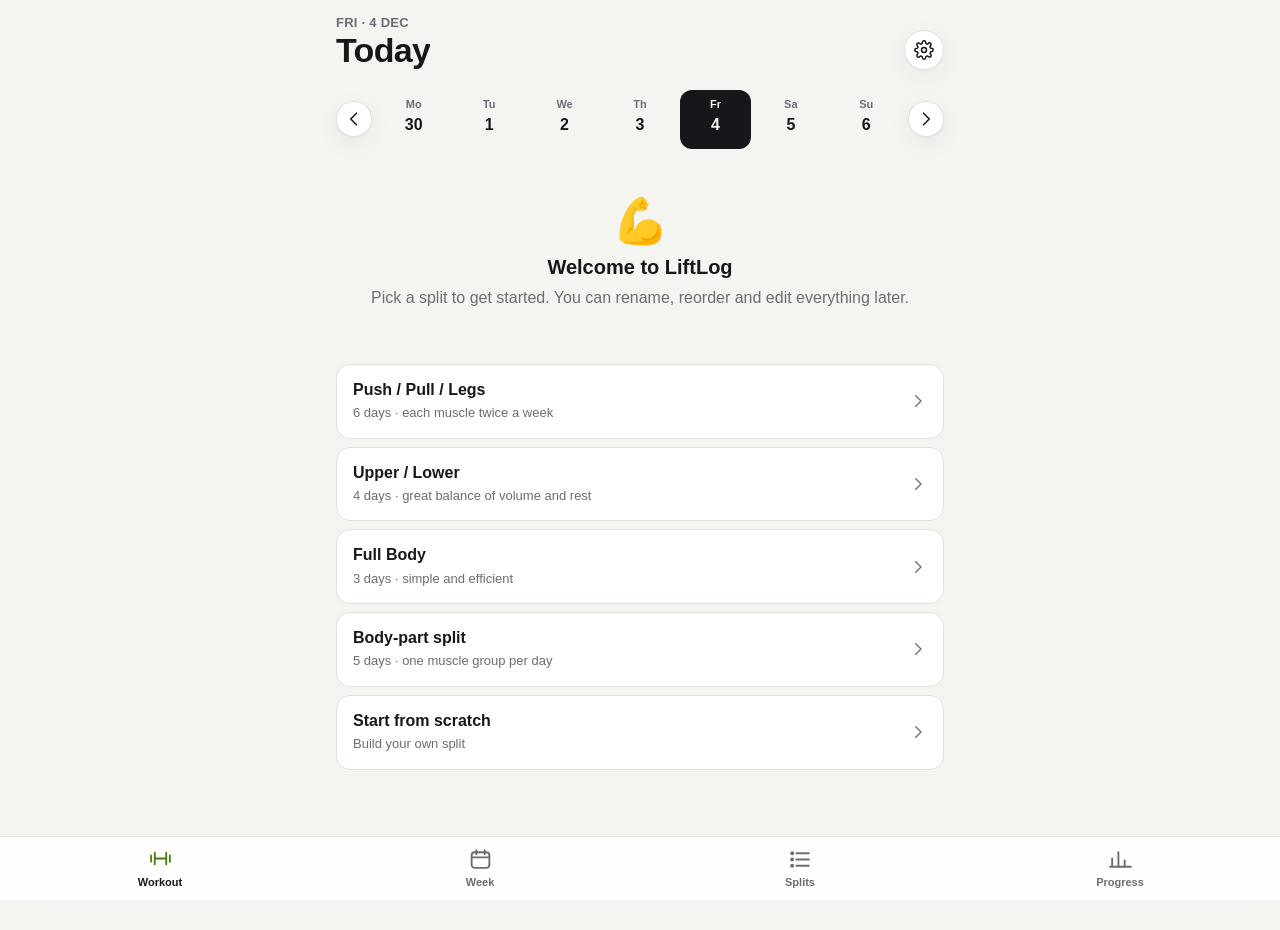
<file: workout/index.html>
<!doctype html>
<html lang="en">
<head>
  <meta charset="utf-8">
  <meta name="viewport" content="width=device-width, initial-scale=1, viewport-fit=cover">
  <title>LiftLog</title>
  <meta name="description" content="Log your workouts: splits, sets, reps and weight. Works offline.">
  <meta name="theme-color" content="#0e0f12" media="(prefers-color-scheme: dark)">
  <meta name="theme-color" content="#f4f4f1" media="(prefers-color-scheme: light)">
  <meta name="mobile-web-app-capable" content="yes">
  <meta name="apple-mobile-web-app-capable" content="yes">
  <meta name="apple-mobile-web-app-title" content="LiftLog">
  <meta name="apple-mobile-web-app-status-bar-style" content="black-translucent">
  <meta name="format-detection" content="telephone=no">
  <link rel="manifest" href="manifest.webmanifest">
  <link rel="icon" href="icons/icon.svg" type="image/svg+xml">
  <link rel="apple-touch-icon" href="icons/apple-touch-icon.png">
  <link rel="stylesheet" href="styles.css">
</head>
<body>
  <header class="topbar">
    <div class="topbar-inner">
      <div class="title-wrap">
        <div class="eyebrow" id="eyebrow"></div>
        <h1 id="title">LiftLog</h1>
      </div>
      <div class="top-actions" id="topActions"></div>
    </div>
  </header>

  <main id="view" class="view"></main>

  <div id="restTimer" class="rest-timer" hidden>
    <button class="rest-btn" data-act="rest-add" data-sec="-15" aria-label="15 seconds less">−15</button>
    <div class="rest-center">
      <div class="rest-label">Rest</div>
      <div class="rest-time" id="restTime">1:30</div>
    </div>
    <button class="rest-btn" data-act="rest-add" data-sec="15" aria-label="15 seconds more">+15</button>
    <button class="rest-btn rest-close" data-act="rest-stop" aria-label="Stop timer">✕</button>
    <div class="rest-bar"><div class="rest-bar-fill" id="restBar"></div></div>
  </div>

  <nav class="tabbar" id="tabbar">
    <button class="tab" data-tab="today">
      <svg viewBox="0 0 24 24"><path d="M6.5 6.5v11M17.5 6.5v11M3 9v6M21 9v6M6.5 12h11"/></svg>
      <span>Workout</span>
    </button>
    <button class="tab" data-tab="week">
      <svg viewBox="0 0 24 24"><rect x="3.5" y="5" width="17" height="15" rx="3"/><path d="M3.5 10h17M8 3v4M16 3v4"/></svg>
      <span>Week</span>
    </button>
    <button class="tab" data-tab="plan">
      <svg viewBox="0 0 24 24"><path d="M8 6h12M8 12h12M8 18h12"/><circle cx="4" cy="6" r="1"/><circle cx="4" cy="12" r="1"/><circle cx="4" cy="18" r="1"/></svg>
      <span>Splits</span>
    </button>
    <button class="tab" data-tab="history">
      <svg viewBox="0 0 24 24"><path d="M4 19V11M10 19V5M16 19v-6M22 19H2"/></svg>
      <span>Progress</span>
    </button>
  </nav>

  <div id="sheetRoot" class="sheet-root" hidden>
    <div class="sheet-backdrop" data-act="sheet-close"></div>
    <div class="sheet" role="dialog" aria-modal="true">
      <div class="sheet-grip"></div>
      <div id="sheetBody"></div>
    </div>
  </div>

  <div id="toast" class="toast" hidden></div>

  <script src="app.js"></script>
</body>
</html>
</file>
<file: workout/styles.css>
:root {
  --bg: #f4f4f1;
  --surface: #ffffff;
  --surface-2: #ecece7;
  --line: #e2e2dc;
  --text: #16171a;
  --muted: #6b6d72;
  --accent: #4d7c0f;
  --accent-ink: #ffffff;
  --accent-soft: rgba(101, 163, 13, 0.14);
  --danger: #d33a2c;
  --shadow: 0 1px 2px rgba(0, 0, 0, 0.04), 0 6px 24px rgba(0, 0, 0, 0.06);
  --radius: 18px;
  --tabbar-h: 64px;
  --safe-top: env(safe-area-inset-top, 0px);
  --safe-bottom: env(safe-area-inset-bottom, 0px);
  color-scheme: light;
}

@media (prefers-color-scheme: dark) {
  :root:not([data-theme="light"]) {
    --bg: #0e0f12;
    --surface: #17191d;
    --surface-2: #22252b;
    --line: #2a2d33;
    --text: #f2f3f5;
    --muted: #8d9199;
    --accent: #c5f542;
    --accent-ink: #11140a;
    --accent-soft: rgba(197, 245, 66, 0.13);
    --danger: #ff6b5b;
    --shadow: none;
    color-scheme: dark;
  }
}

:root[data-theme="dark"] {
  --bg: #0e0f12;
  --surface: #17191d;
  --surface-2: #22252b;
  --line: #2a2d33;
  --text: #f2f3f5;
  --muted: #8d9199;
  --accent: #c5f542;
  --accent-ink: #11140a;
  --accent-soft: rgba(197, 245, 66, 0.13);
  --danger: #ff6b5b;
  --shadow: none;
  color-scheme: dark;
}

* { box-sizing: border-box; }

html { -webkit-text-size-adjust: 100%; }

body {
  margin: 0;
  background: var(--bg);
  color: var(--text);
  font: 16px/1.4 -apple-system, BlinkMacSystemFont, "SF Pro Text", "Segoe UI", Roboto, "Helvetica Neue", Arial, sans-serif;
  -webkit-font-smoothing: antialiased;
  -webkit-tap-highlight-color: transparent;
  overscroll-behavior-y: none;
  min-height: 100vh;
}

button, input, select, textarea { font: inherit; color: inherit; }

button {
  background: none;
  border: 0;
  padding: 0;
  cursor: pointer;
  touch-action: manipulation;
  -webkit-user-select: none;
  user-select: none;
}

svg { fill: none; stroke: currentColor; stroke-width: 1.8; stroke-linecap: round; stroke-linejoin: round; }

[hidden] { display: none !important; }

/* ---------- top bar ---------- */
.topbar {
  position: sticky;
  top: 0;
  z-index: 20;
  padding-top: var(--safe-top);
  background: color-mix(in srgb, var(--bg) 86%, transparent);
  -webkit-backdrop-filter: saturate(160%) blur(16px);
  backdrop-filter: saturate(160%) blur(16px);
}

.topbar-inner {
  max-width: 640px;
  margin: 0 auto;
  display: flex;
  align-items: flex-end;
  justify-content: space-between;
  gap: 12px;
  padding: 14px 16px 10px;
}

.title-wrap { min-width: 0; }

.eyebrow {
  font-size: 13px;
  font-weight: 600;
  color: var(--muted);
  letter-spacing: 0.02em;
  text-transform: uppercase;
  min-height: 18px;
}

h1 {
  margin: 0;
  font-size: 30px;
  line-height: 1.1;
  font-weight: 800;
  letter-spacing: -0.02em;
  white-space: nowrap;
  overflow: hidden;
  text-overflow: ellipsis;
}

.top-actions { display: flex; gap: 8px; flex-shrink: 0; }

.icon-btn {
  width: 40px;
  height: 40px;
  border-radius: 999px;
  display: grid;
  place-items: center;
  background: var(--surface);
  box-shadow: var(--shadow);
  border: 1px solid var(--line);
  transition: transform 0.12s ease;
}
.icon-btn svg { width: 20px; height: 20px; }
.icon-btn:active { transform: scale(0.92); }

/* ---------- main view ---------- */
.view {
  max-width: 640px;
  margin: 0 auto;
  padding: 6px 16px calc(var(--tabbar-h) + var(--safe-bottom) + 96px);
  animation: fade 0.18s ease;
}

@keyframes fade { from { opacity: 0; transform: translateY(4px); } to { opacity: 1; transform: none; } }

.section-title {
  margin: 22px 4px 10px;
  font-size: 13px;
  font-weight: 700;
  color: var(--muted);
  text-transform: uppercase;
  letter-spacing: 0.04em;
  display: flex;
  justify-content: space-between;
  align-items: center;
}

.card {
  background: var(--surface);
  border: 1px solid var(--line);
  border-radius: var(--radius);
  box-shadow: var(--shadow);
  padding: 16px;
  margin-bottom: 12px;
}

.muted { color: var(--muted); }
.small { font-size: 14px; }
.tiny { font-size: 12px; }
.row { display: flex; align-items: center; gap: 10px; }
.grow { flex: 1; min-width: 0; }
.center { text-align: center; }
.ellipsis { white-space: nowrap; overflow: hidden; text-overflow: ellipsis; }

/* ---------- buttons ---------- */
.btn {
  display: inline-flex;
  align-items: center;
  justify-content: center;
  gap: 8px;
  min-height: 48px;
  padding: 0 20px;
  border-radius: 14px;
  font-weight: 700;
  background: var(--surface-2);
  transition: transform 0.12s ease, opacity 0.12s ease;
}
.btn:active { transform: scale(0.97); opacity: 0.85; }
.btn svg { width: 18px; height: 18px; }
.btn-primary { background: var(--accent); color: var(--accent-ink); }
.btn-danger { background: transparent; color: var(--danger); border: 1px solid var(--line); }
.btn-ghost { background: transparent; border: 1.5px dashed var(--line); color: var(--muted); }
.btn-block { width: 100%; }
.btn-sm { min-height: 36px; padding: 0 14px; border-radius: 11px; font-size: 14px; }

.link-btn { color: var(--accent); font-weight: 700; font-size: 14px; padding: 6px 2px; }

/* ---------- date strip ---------- */
.date-nav {
  display: flex;
  align-items: center;
  gap: 6px;
  margin: 4px 0 14px;
}
.date-nav .icon-btn { width: 36px; height: 36px; flex-shrink: 0; }
.days-strip {
  flex: 1;
  display: grid;
  grid-template-columns: repeat(7, 1fr);
  gap: 4px;
}
.day-pill {
  display: flex;
  flex-direction: column;
  align-items: center;
  gap: 2px;
  padding: 7px 0 6px;
  border-radius: 12px;
  font-size: 11px;
  color: var(--muted);
  font-weight: 600;
  position: relative;
  transition: background 0.15s ease;
}
.day-pill b { font-size: 16px; color: var(--text); font-weight: 700; }
.day-pill.today b { color: var(--accent); }
.day-pill.sel { background: var(--text); color: var(--bg); }
.day-pill.sel b { color: var(--bg); }
.day-pill .dot {
  width: 5px; height: 5px; border-radius: 99px; background: transparent;
}
.day-pill .dot.planned { background: var(--line); }
.day-pill .dot.done { background: var(--accent); }
.day-pill.sel .dot.planned { background: color-mix(in srgb, var(--bg) 50%, transparent); }

/* ---------- workout ---------- */
.workout-head {
  display: flex;
  align-items: center;
  gap: 12px;
  margin-bottom: 12px;
}
.workout-head h2 { margin: 0; font-size: 22px; font-weight: 800; letter-spacing: -0.01em; }
.progress-ring { width: 46px; height: 46px; flex-shrink: 0; }
.progress-ring circle { stroke-width: 5; fill: none; }
.progress-ring .bg { stroke: var(--surface-2); }
.progress-ring .fg { stroke: var(--accent); transition: stroke-dashoffset 0.35s ease; }
.progress-ring text { fill: var(--text); stroke: none; font-size: 12px; font-weight: 800; }

.stats {
  display: grid;
  grid-template-columns: repeat(3, 1fr);
  gap: 8px;
  margin-bottom: 14px;
}
.stat {
  background: var(--surface);
  border: 1px solid var(--line);
  border-radius: 14px;
  padding: 10px 12px;
}
.stat b { display: block; font-size: 19px; font-weight: 800; font-variant-numeric: tabular-nums; }
.stat span { font-size: 12px; color: var(--muted); font-weight: 600; }

.ex-card { padding: 14px 12px 12px; }
.ex-top { display: flex; align-items: flex-start; gap: 8px; padding: 0 4px; }
.ex-name { font-size: 18px; font-weight: 800; letter-spacing: -0.01em; margin: 0; }
.ex-meta { font-size: 13px; color: var(--muted); margin-top: 2px; }
.ex-meta b { color: var(--text); font-weight: 600; }
.ex-menu { width: 34px; height: 34px; border-radius: 99px; display: grid; place-items: center; color: var(--muted); flex-shrink: 0; }
.ex-menu svg { width: 20px; height: 20px; }
.ex-done-badge {
  font-size: 11px; font-weight: 800; color: var(--accent-ink); background: var(--accent);
  padding: 2px 7px; border-radius: 99px; vertical-align: 3px; margin-left: 6px;
}

.sets { margin-top: 10px; }
.set-head, .set-row {
  display: grid;
  grid-template-columns: 26px 1.2fr 1fr 44px;
  gap: 6px;
  align-items: center;
}
.set-head {
  font-size: 11px; font-weight: 700; color: var(--muted); text-transform: uppercase;
  letter-spacing: 0.05em; padding: 0 4px 4px;
}
.set-head span:nth-child(2), .set-head span:nth-child(3) { text-align: center; }
.set-row {
  padding: 4px;
  border-radius: 14px;
  transition: background 0.2s ease;
}
.set-row + .set-row { margin-top: 2px; }
.set-row.done { background: var(--accent-soft); }
.set-num {
  font-weight: 800; color: var(--muted); text-align: center; font-size: 15px;
  height: 44px; display: grid; place-items: center; border-radius: 10px;
}
.set-num:active { background: var(--surface-2); }
.set-row.done .set-num { color: var(--text); }

.stepper {
  display: flex;
  align-items: center;
  background: var(--surface-2);
  border-radius: 12px;
  height: 44px;
  overflow: hidden;
}
.stepper button {
  width: 30px; height: 100%; flex-shrink: 0; font-size: 20px; font-weight: 600; color: var(--muted);
  display: grid; place-items: center;
}
.stepper button:active { background: var(--line); color: var(--text); }
.stepper input {
  width: 100%; min-width: 0; height: 100%;
  border: 0; background: transparent; outline: none;
  text-align: center; font-size: 17px; font-weight: 700;
  font-variant-numeric: tabular-nums;
  padding: 0;
  -moz-appearance: textfield;
}
.stepper input::-webkit-outer-spin-button,
.stepper input::-webkit-inner-spin-button { -webkit-appearance: none; margin: 0; }
.stepper:focus-within { box-shadow: inset 0 0 0 2px var(--accent); }

.check {
  width: 44px; height: 44px; border-radius: 12px;
  display: grid; place-items: center;
  background: var(--surface-2);
  color: var(--muted);
  justify-self: end;
  transition: background 0.15s ease, transform 0.12s ease;
}
.check svg { width: 22px; height: 22px; stroke-width: 2.6; }
.check:active { transform: scale(0.9); }
.set-row.done .check { background: var(--accent); color: var(--accent-ink); animation: pop 0.25s ease; }
@keyframes pop { 50% { transform: scale(1.12); } }

.ex-actions { display: flex; gap: 8px; margin-top: 8px; padding: 0 4px; }
.ex-actions .btn { flex: 1; min-height: 40px; font-size: 14px; border-radius: 12px; }

.empty {
  text-align: center;
  padding: 36px 20px;
}
.empty .big { font-size: 44px; line-height: 1; margin-bottom: 10px; }
.empty h3 { margin: 0 0 6px; font-size: 20px; }
.empty p { margin: 0 0 18px; color: var(--muted); }

.choice-list { display: grid; gap: 8px; }
.choice {
  display: flex; align-items: center; gap: 12px;
  text-align: left; width: 100%;
  background: var(--surface); border: 1px solid var(--line); border-radius: 14px;
  padding: 14px 16px;
  transition: transform 0.12s ease;
}
.choice:active { transform: scale(0.985); }
.choice .grow b { display: block; font-weight: 700; }
.choice .grow span { font-size: 13px; color: var(--muted); }
.chev { width: 18px; height: 18px; color: var(--muted); flex-shrink: 0; }

/* ---------- week ---------- */
.week-summary { display: grid; grid-template-columns: repeat(3, 1fr); gap: 8px; margin-bottom: 14px; }
.week-day {
  display: flex; align-items: center; gap: 14px;
  width: 100%; text-align: left;
  background: var(--surface); border: 1px solid var(--line); border-radius: 16px;
  padding: 12px 14px; margin-bottom: 8px;
  transition: transform 0.12s ease;
}
.week-day:active { transform: scale(0.985); }
.week-day.is-today { border-color: var(--accent); box-shadow: 0 0 0 1px var(--accent) inset; }
.wd-date { width: 42px; text-align: center; flex-shrink: 0; }
.wd-date span { display: block; font-size: 11px; font-weight: 700; color: var(--muted); text-transform: uppercase; }
.wd-date b { font-size: 22px; font-weight: 800; }
.wd-body b { display: block; font-weight: 700; }
.wd-body span { font-size: 13px; color: var(--muted); }
.wd-status {
  width: 30px; height: 30px; border-radius: 99px; flex-shrink: 0;
  display: grid; place-items: center;
  border: 2px solid var(--line);
}
.wd-status svg { width: 16px; height: 16px; stroke-width: 3; }
.wd-status.done { background: var(--accent); border-color: var(--accent); color: var(--accent-ink); }
.wd-status.partial { border-color: var(--accent); color: var(--accent); }
.wd-status.missed { border-style: dashed; }
.wd-status.rest { border-color: transparent; color: var(--muted); font-size: 15px; }

/* ---------- plan ---------- */
.split-card { display: flex; align-items: center; gap: 12px; width: 100%; text-align: left; }
.badge {
  font-size: 11px; font-weight: 800; text-transform: uppercase; letter-spacing: 0.04em;
  background: var(--accent); color: var(--accent-ink);
  padding: 3px 8px; border-radius: 99px;
}
.day-card { padding: 14px; }
.day-card-top { display: flex; align-items: center; gap: 8px; }
.day-name-input {
  flex: 1; min-width: 0;
  border: 0; background: transparent; outline: none;
  font-size: 18px; font-weight: 800; padding: 4px 0;
}
.day-name-input:focus { border-bottom: 2px solid var(--accent); }
.weekdays { display: grid; grid-template-columns: repeat(7, 1fr); gap: 5px; margin: 10px 0 12px; }
.wk {
  height: 34px; border-radius: 10px; font-size: 13px; font-weight: 700;
  background: var(--surface-2); color: var(--muted);
  transition: background 0.15s ease, color 0.15s ease;
}
.wk.on { background: var(--accent); color: var(--accent-ink); }
.plan-ex {
  display: flex; align-items: center; gap: 10px;
  width: 100%; text-align: left;
  padding: 11px 4px;
  border-top: 1px solid var(--line);
}
.plan-ex:first-of-type { border-top: 0; }
.plan-ex .grow b { display: block; font-weight: 600; }
.plan-ex .grow span { font-size: 13px; color: var(--muted); }
.plan-ex-num {
  width: 24px; height: 24px; border-radius: 8px; background: var(--surface-2);
  display: grid; place-items: center; font-size: 12px; font-weight: 800; color: var(--muted); flex-shrink: 0;
}
.text-input {
  width: 100%;
  border: 1px solid var(--line);
  background: var(--surface-2);
  border-radius: 12px;
  padding: 12px 14px;
  font-size: 17px;
  outline: none;
}
.text-input:focus { border-color: var(--accent); }
.split-name-input { font-size: 20px; font-weight: 800; background: var(--surface); }

/* ---------- history ---------- */
.seg {
  display: grid; grid-template-columns: 1fr 1fr;
  background: var(--surface-2); border-radius: 12px; padding: 3px; margin-bottom: 14px;
}
.seg button { height: 36px; border-radius: 10px; font-weight: 700; font-size: 14px; color: var(--muted); }
.seg button.on { background: var(--surface); color: var(--text); box-shadow: var(--shadow); }
.hist-item { display: flex; align-items: center; gap: 12px; width: 100%; text-align: left; }
.hist-date {
  width: 46px; height: 46px; border-radius: 12px; background: var(--surface-2);
  display: flex; flex-direction: column; align-items: center; justify-content: center; flex-shrink: 0;
}
.hist-date span { font-size: 10px; font-weight: 800; text-transform: uppercase; color: var(--muted); }
.hist-date b { font-size: 18px; font-weight: 800; line-height: 1; }
.pr { color: var(--accent); font-weight: 800; }
.search { margin-bottom: 12px; }

.hist-table { width: 100%; border-collapse: collapse; font-variant-numeric: tabular-nums; }
.hist-table td { padding: 9px 2px; border-top: 1px solid var(--line); font-size: 15px; vertical-align: top; }
.hist-table tr:first-child td { border-top: 0; }
.hist-table td:last-child { text-align: right; color: var(--muted); font-size: 13px; }

/* ---------- rest timer ---------- */
.rest-timer {
  position: fixed;
  left: 50%;
  bottom: calc(var(--tabbar-h) + var(--safe-bottom) + 12px);
  transform: translateX(-50%);
  z-index: 25;
  display: flex; align-items: center; gap: 6px;
  background: var(--text); color: var(--bg);
  border-radius: 20px;
  padding: 8px;
  box-shadow: 0 10px 30px rgba(0,0,0,0.25);
  overflow: hidden;
  animation: rise 0.25s ease;
}
@keyframes rise { from { opacity: 0; transform: translate(-50%, 16px); } }
.rest-btn { height: 40px; min-width: 48px; padding: 0 10px; border-radius: 14px; font-weight: 700; font-size: 14px; background: color-mix(in srgb, var(--bg) 14%, transparent); }
.rest-close { min-width: 40px; }
.rest-center { text-align: center; min-width: 74px; }
.rest-label { font-size: 10px; text-transform: uppercase; font-weight: 800; letter-spacing: 0.08em; opacity: 0.65; }
.rest-time { font-size: 22px; font-weight: 800; font-variant-numeric: tabular-nums; line-height: 1.1; }
.rest-bar { position: absolute; left: 0; right: 0; bottom: 0; height: 3px; }
.rest-bar-fill { height: 100%; background: var(--accent); width: 100%; transition: width 0.25s linear; }
.rest-timer.finished { background: var(--accent); color: var(--accent-ink); animation: pulse 0.9s ease infinite; }
@keyframes pulse { 50% { transform: translateX(-50%) scale(1.04); } }

/* ---------- tab bar ---------- */
.tabbar {
  position: fixed;
  left: 0; right: 0; bottom: 0;
  z-index: 30;
  display: grid;
  grid-template-columns: repeat(4, 1fr);
  height: calc(var(--tabbar-h) + var(--safe-bottom));
  padding-bottom: var(--safe-bottom);
  background: color-mix(in srgb, var(--surface) 88%, transparent);
  -webkit-backdrop-filter: saturate(160%) blur(18px);
  backdrop-filter: saturate(160%) blur(18px);
  border-top: 1px solid var(--line);
}
.tab {
  display: flex; flex-direction: column; align-items: center; justify-content: center; gap: 3px;
  font-size: 11px; font-weight: 700; color: var(--muted);
  transition: color 0.15s ease;
}
.tab svg { width: 25px; height: 25px; transition: transform 0.2s ease; }
.tab.on { color: var(--text); }
.tab.on svg { color: var(--accent); transform: translateY(-1px); }

/* ---------- sheet ---------- */
.sheet-root { position: fixed; inset: 0; z-index: 50; }
.sheet-backdrop {
  position: absolute; inset: 0; background: rgba(0,0,0,0.45);
  animation: fadeIn 0.2s ease;
}
@keyframes fadeIn { from { opacity: 0; } }
.sheet {
  position: absolute; left: 0; right: 0; bottom: 0;
  max-width: 640px; margin: 0 auto;
  max-height: calc(100% - var(--safe-top) - 24px);
  overflow-y: auto;
  -webkit-overflow-scrolling: touch;
  overscroll-behavior: contain;
  background: var(--bg);
  border-radius: 24px 24px 0 0;
  padding: 8px 18px calc(20px + var(--safe-bottom));
  animation: slideUp 0.28s cubic-bezier(0.2, 0.9, 0.3, 1);
}
.sheet-root.closing .sheet { animation: slideDown 0.2s ease forwards; }
.sheet-root.closing .sheet-backdrop { animation: fadeOut 0.2s ease forwards; }
@keyframes slideUp { from { transform: translateY(100%); } }
@keyframes slideDown { to { transform: translateY(100%); } }
@keyframes fadeOut { to { opacity: 0; } }
.sheet-grip { width: 40px; height: 5px; border-radius: 9px; background: var(--line); margin: 0 auto 12px; }
.sheet h3 { margin: 0 0 14px; font-size: 22px; font-weight: 800; letter-spacing: -0.01em; }
.field { margin-bottom: 14px; }
.field label, .field .label { display: block; font-size: 13px; font-weight: 700; color: var(--muted); margin: 0 0 6px 2px; }
.field-grid { display: grid; grid-template-columns: repeat(3, 1fr); gap: 10px; }
.field-grid .stepper { background: var(--surface-2); }
.sheet-actions { display: grid; gap: 10px; margin-top: 18px; }
.suggestions { display: flex; flex-wrap: wrap; gap: 6px; margin-top: 8px; }
.chip {
  padding: 7px 12px; border-radius: 99px; background: var(--surface-2); font-size: 14px; font-weight: 600;
}
.chip:active { background: var(--line); }
.opt-group { display: flex; gap: 6px; flex-wrap: wrap; }
.opt {
  flex: 1; min-width: 56px; height: 42px; border-radius: 12px; background: var(--surface-2);
  font-weight: 700; font-size: 14px; color: var(--muted); padding: 0 10px;
}
.opt.on { background: var(--text); color: var(--bg); }
.menu-list { display: grid; gap: 2px; background: var(--surface); border-radius: 16px; overflow: hidden; border: 1px solid var(--line); }
.menu-item {
  display: flex; align-items: center; gap: 12px; padding: 15px 16px; text-align: left; width: 100%;
  font-weight: 600; background: var(--surface);
}
.menu-item + .menu-item { border-top: 1px solid var(--line); }
.menu-item:active { background: var(--surface-2); }
.menu-item svg { width: 20px; height: 20px; color: var(--muted); }
.menu-item.danger, .menu-item.danger svg { color: var(--danger); }

/* ---------- toast ---------- */
.toast {
  position: fixed; left: 50%; top: calc(var(--safe-top) + 12px); transform: translateX(-50%);
  z-index: 60; background: var(--text); color: var(--bg);
  padding: 10px 16px; border-radius: 12px; font-weight: 700; font-size: 14px;
  box-shadow: 0 8px 24px rgba(0,0,0,0.2);
  animation: drop 0.25s ease;
  max-width: calc(100% - 32px);
}
@keyframes drop { from { opacity: 0; transform: translate(-50%, -10px); } }

@media (prefers-reduced-motion: reduce) {
  *, *::before, *::after { animation: none !important; transition: none !important; }
}

@media (min-width: 700px) {
  h1 { font-size: 34px; }
}

@media (max-width: 350px) {
  .view { padding-left: 10px; padding-right: 10px; }
  .ex-card { padding-left: 8px; padding-right: 8px; }
  .stepper button { width: 24px; }
  .stepper input { font-size: 16px; }
  .set-row { grid-template-columns: 22px 1.2fr 1fr 40px; gap: 4px; }
  .check { width: 40px; }
}
</file>
